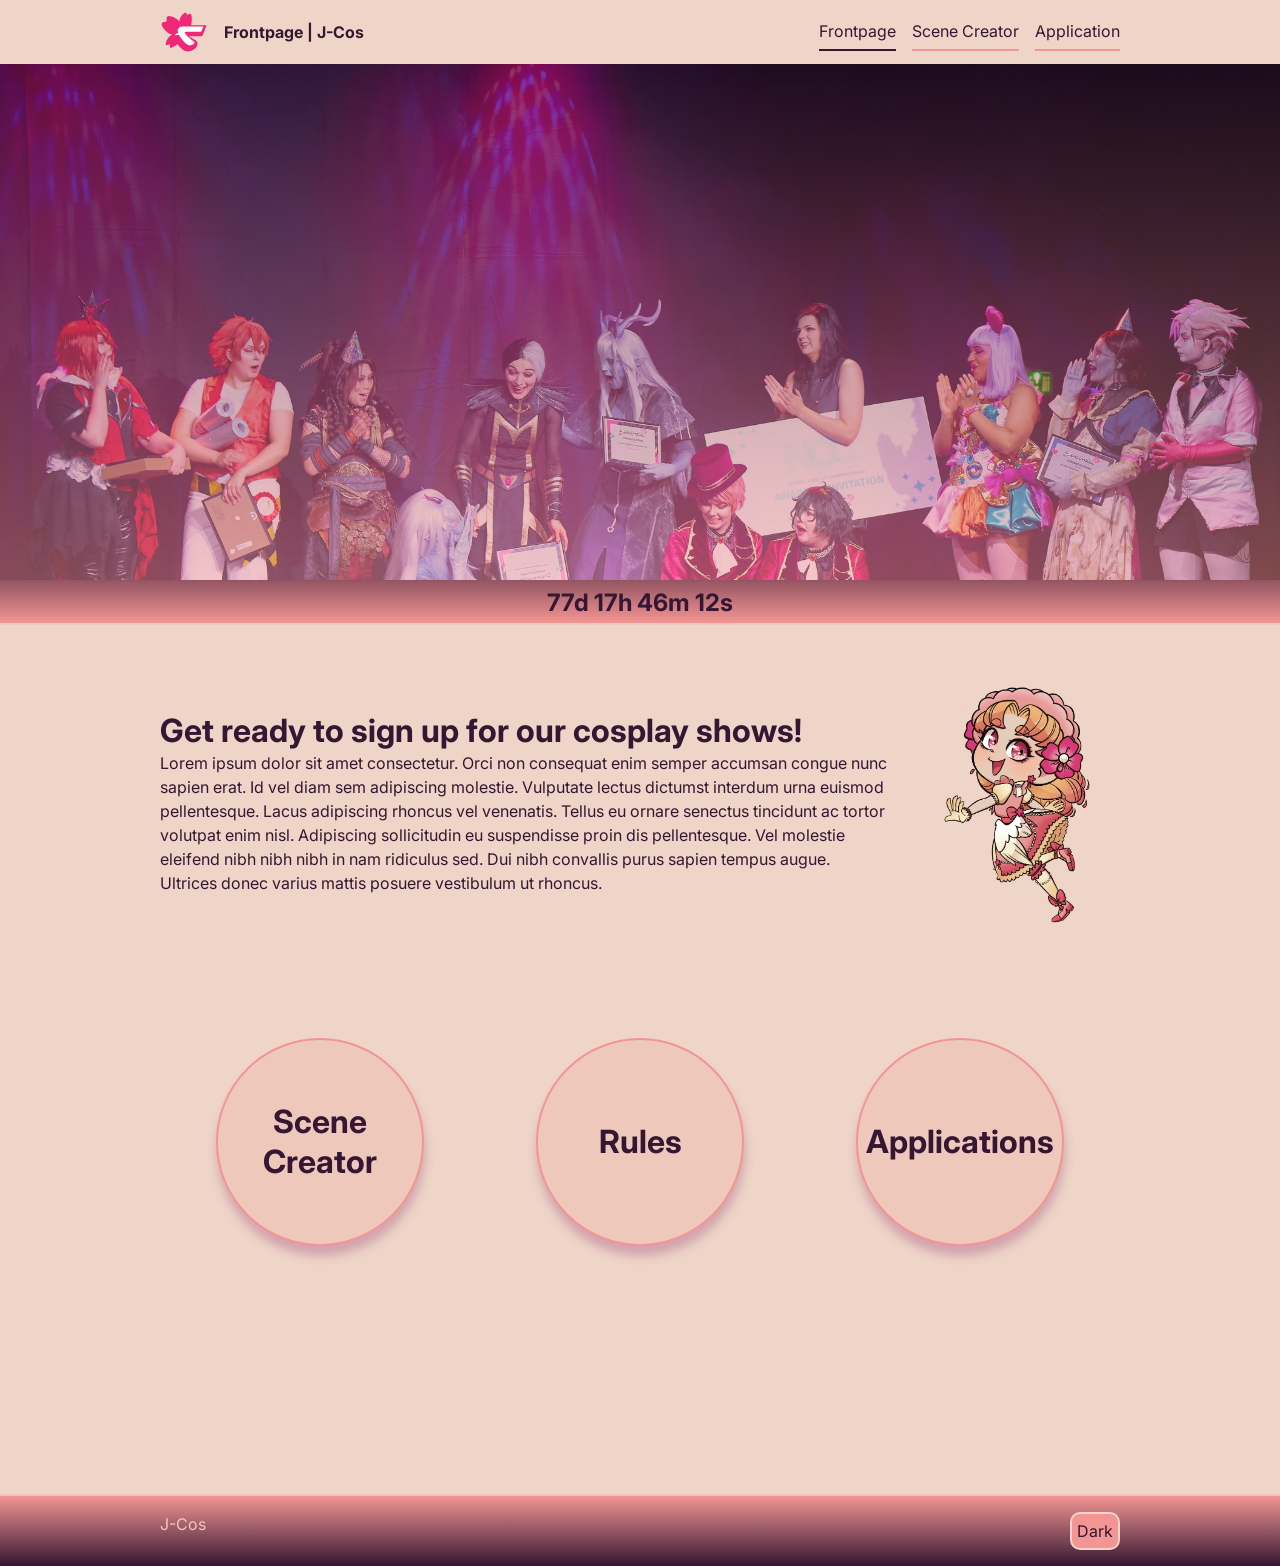
<file: index.html>
<!DOCTYPE html>
<html lang="da">

<head>
  <meta charset="UTF-8">
  <meta name="viewport" content="width=device-width, initial-scale=1.0">
  <title>Frontpage | J-Cos</title>
  <script> /*stopper forkert tema fra at blive kørt */
    (() => {
      try {
        const t = localStorage.getItem("theme");
        if (t) document.documentElement.dataset.theme = t;
      } catch { }
    })();
  </script>
  <link href='https://fonts.googleapis.com/css?family=Inter' rel='stylesheet'>
  <link rel="stylesheet" href="./starter.css">
  <link rel="stylesheet" href="./style.css">
</head>

<body>
  <header class="site-header">
    <div class="header-content">
      <div class="site-logo">
        <a href="./"><img src="img/logo.svg" alt=""></a>
        <span class="site-text">Frontpage | J-Cos</span>
      </div>
      <nav class="site-nav">
        <button type="button" class="menu-button" popovertarget="menu">Menu</button>
        <ul class="menu" id="menu" popover>
          <li><a href="./" aria-current="page">Frontpage</a></li>
          <li><a href="./svg.html">Scene Creator</a></li>
          <li><a href="./form.html">Application</a></li>
        </ul>
      </nav>
    </div>
  </header>

  <main>
    <section id="hero">
      <img class="hero-img" src="img/54378562359_dd538c9460_k.jpg" alt="">
    </section>
    <div class="countdown">
      <h2 id="countdown"></h2>
    </div>
    <section id="intro">
      <div>

        <h1> Get ready to sign up for our cosplay shows! </h1>
        <p>Lorem ipsum dolor sit amet consectetur. Orci non consequat enim semper accumsan congue nunc sapien erat. Id
          vel
          diam sem adipiscing molestie. Vulputate lectus dictumst interdum urna euismod pellentesque. Lacus adipiscing
          rhoncus vel venenatis. Tellus eu ornare senectus tincidunt ac tortor volutpat enim nisl. Adipiscing
          sollicitudin
          eu suspendisse proin dis pellentesque. Vel molestie eleifend nibh nibh nibh in nam ridiculus sed. Dui nibh
          convallis purus sapien tempus augue. Ultrices donec varius mattis posuere vestibulum ut rhoncus.</p>
      </div>
      <div>
        <img src="img/Untitled_Artwork (2).png" alt="">
      </div>
    </section>
    <section id="CTA">
      <div class="kort">
        <a href="svg.html">
          <h1>Scene Creator</h1>
        </a>
      </div>
      <div class="kort-hide">
        <a href="svg.html">
          <h1>Scene Creator</h1>
          <p>Prepare your plan for the stage!</p>
          <img src="img/Untitled_Artwork 2.png" alt="">
        </a>
      </div>

      <div class="regler">
        <a href="rules.html">
          <h1>Rules</h1>
        </a>
      </div>
      <div class="regler-hide">
        <a href="rules.html">
          <h1>Rules</h1>
          <p>Make sure to read the rules!</p>
          <img src="img/Untitled_Artwork 1.png" alt="">
        </a>
      </div>
      <div class="test">
        <a href="form.html">
          <h1>Applications</h1>
        </a>
      </div>
      <div class="test-hide">
        <a href="form.html">
          <h1>Applications</h1>
          <p>Apply for our shows here!</p>
          <img src="img/Untitled_Artwork 3.png" alt="">
        </a>
      </div>
    </section>

  </main>

  <footer class="site-footer">
    <div class="footer-content">
      <p>J-Cos</p>
      <button type="button" id="theme-toggle" aria-pressed="false" aria-label="Switch Themes">Dark</button>
    </div>
  </footer>
  <script src="./script.js"></script>
</body>

</html>
</file>
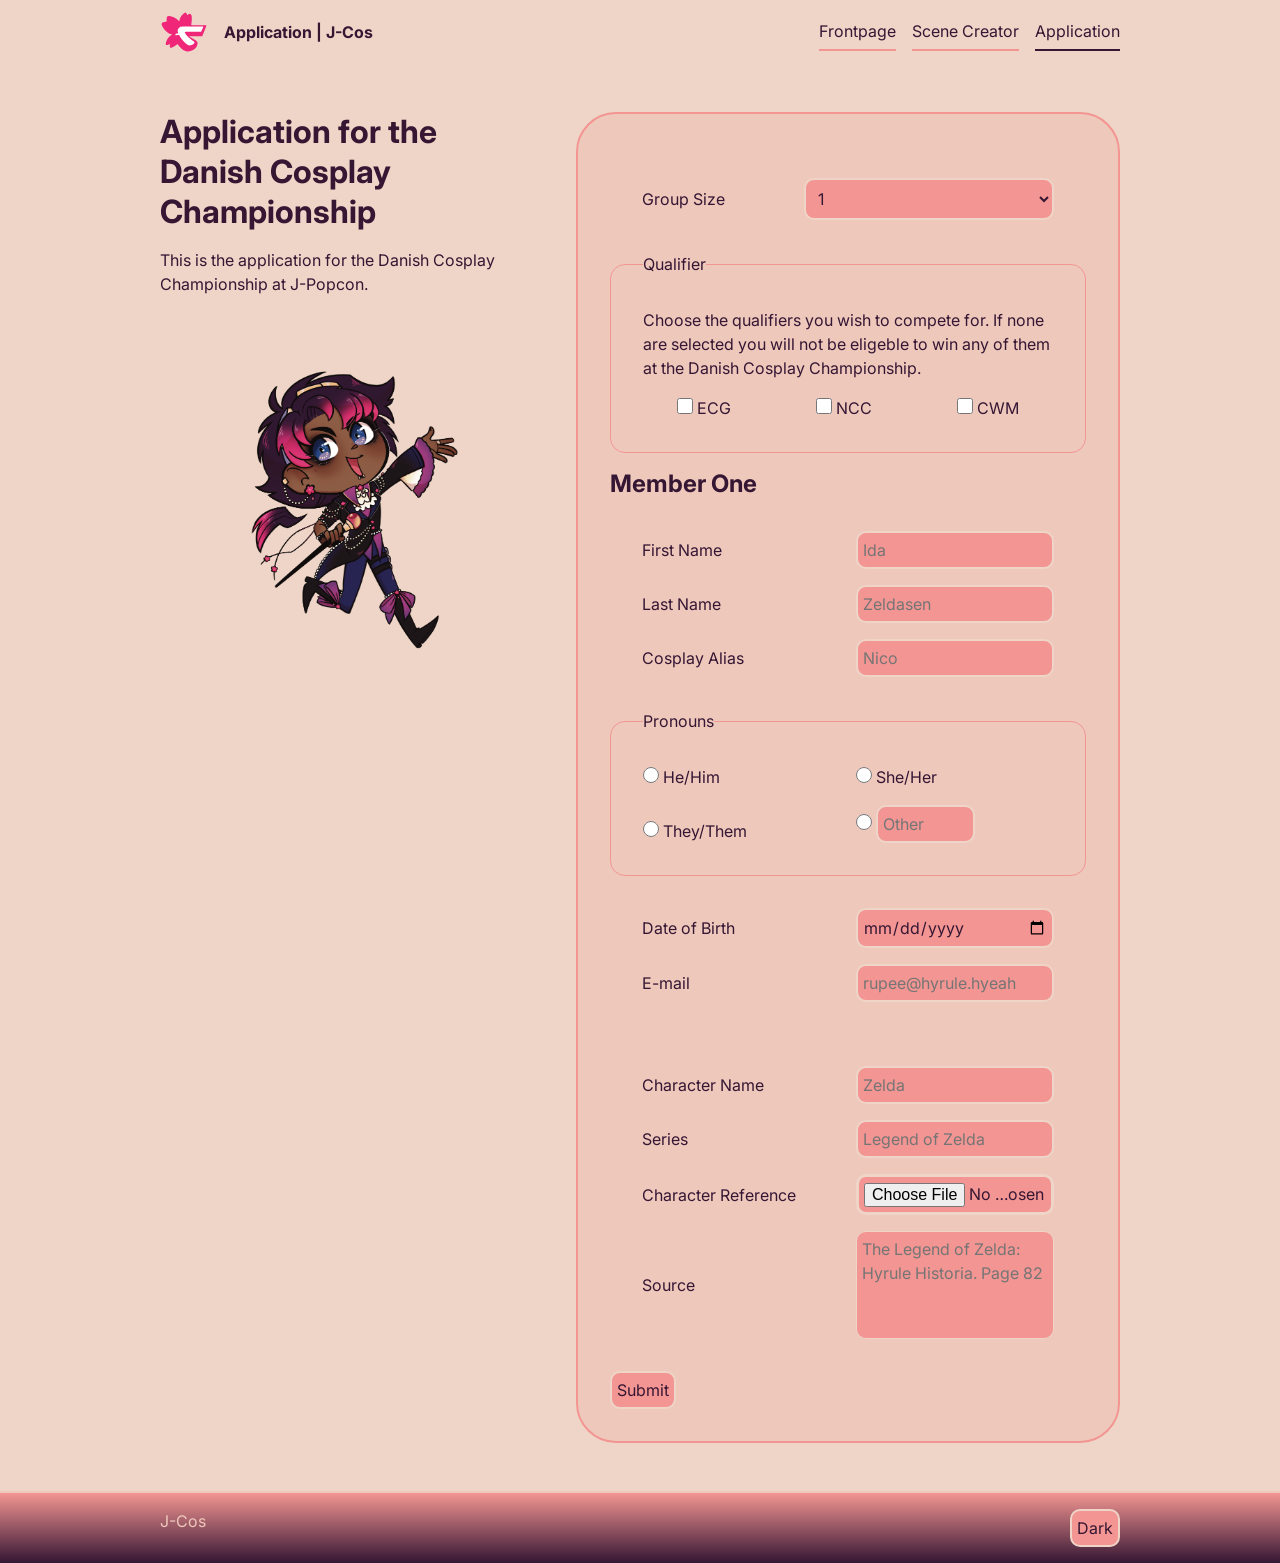
<file: form.html>
<!DOCTYPE html>
<html lang="da">

<head>
  <meta charset="UTF-8">
  <meta name="viewport" content="width=device-width, initial-scale=1.0">
  <title>Application |J-Cos</title>
  <script> /*stopper forkert tema fra at blive kørt */
    (() => {
      try {
        const t = localStorage.getItem("theme");
        if (t) document.documentElement.dataset.theme = t;
      } catch { }
    })();
  </script>
  <link href='https://fonts.googleapis.com/css?family=Inter' rel='stylesheet'>
  <link rel="stylesheet" href="./starter.css">
  <link rel="stylesheet" href="./style.css">
</head>

<body>
  <header class="site-header">
    <div class="header-content">
      <div class="site-logo">
        <a href="./"><img src="img/logo.svg" alt=""></a>
        <span class="site-text">Application | J-Cos</span>
      </div>
      <nav class="site-nav">
        <button type="button" class="menu-button" popovertarget="menu">Menu</button>
        <ul class="menu" id="menu" popover>
          <li><a href="./index.html">Frontpage</a></li>
          <li><a href="./svg.html">Scene Creator</a></li>
          <li><a href="./" aria-current="page">Application</a></li>
        </ul>
      </nav>
    </div>
  </header>

  <main>
    <section class="form-page">
      <header class="form-intro">
        <h1>Application for the Danish Cosplay Championship</h1>
        <p>This is the application for the Danish Cosplay Championship at J-Popcon. </p>
        <img src="img/Untitled_Artwork 3.png" alt="">

      </header>
      <section id="tilmelding">
        <form id="application-form" action="./opsamling.html" method="get">
          <div class="group-size">
            <label for="field-group-size">Group Size</label>
            <select id="field-group-size" name="group-size">
              <option value="">Choose your group size</option>
              <option value="1" selected>1</option>
              <option value="2">2</option>
              <option value="3">3</option>
              <option value="4">4</option>
            </select>
          </div>
          <div class="priority-group" data-name="qualifier">


            <fieldset class="qualifiers" id="qualifier">
              <legend>Qualifier</legend>
              <p>Choose the qualifiers you wish to compete for. If none are selected you will not be eligeble to win any
                of them at the Danish Cosplay Championship.</p>
              <label for="field-qualifier-1" data-min-size="1" data-max-size="4">
                <input type="checkbox" id="field-qualifier-1" name="qualifier" value="ecg">
                ECG
              </label>
              <label for="field-qualifier-2" data-min-size="1" data-max-size="1">
                <input type="checkbox" id="field-qualifier-2" name="qualifier" value="ncc">
                NCC
              </label>
              <label for="field-qualifier-3" data-min-size="1" data-max-size="1">
                <input type="checkbox" id="field-qualifier-3" name="qualifier" value="cwm">
                CWM
              </label>
              <label for="field-qualifier-4" data-min-size="2" data-max-size="4">
                <input type="checkbox" id="field-qualifier-4" name="qualifier" value="act">
                ACT
              </label>


              <label for="field-qualifier-5" data-min-size="2" data-max-size="2">
                <input type="checkbox" id="field-qualifier-5" name="qualifier" value="icl">
                ICL
              </label>
            </fieldset>
            <fieldset class="priority" hidden>
              <legend>Prioritize your choices</legend>

              <label class="priority-row">
                1st priority
                <select></select>
              </label>

              <label class="priority-row">
                2nd priority
                <select></select>
              </label>

              <label class="priority-row">
                3rd priority
                <select></select>
              </label>

              <label class="priority-row">
                4th priority
                <select></select>
              </label>
            </fieldset>
          </div>



          <div class="Cosplayer1" data-min-size="1" data-max-size="4">
            <h2>Member One</h2>
            <div class="names">
              <label for="field-firstName">First Name</label>
              <input type="text" id="field-firstName" name="firstName" placeholder="Ida">
              <label for="field-lastName">Last Name</label>
              <input type="text" id="field-lastName" name="lastName" placeholder="Zeldasen">
              <label for="field-cosName">Cosplay Alias</label>
              <input type="text" id="field-cosName" name="cosName" placeholder="Nico">
            </div>
            <div class="pronouns">
              <fieldset>
                <legend>Pronouns</legend>
                <label for="field-pronoun-He/Him">
                  <input type="radio" id="field-pronoun-He/Him" name="pronoun" value="He/Him">
                  He/Him
                </label>
                <label for="field-pronoun-She/Her">
                  <input type="radio" id="field-pronoun-She/Her" name="pronoun" value="She/Her">
                  She/Her
                </label>
                <label for="field-pronoun-They/Them">
                  <input type="radio" id="field-pronoun-They/Them" name="pronoun" value="They/Them">
                  They/Them
                </label>
                <label for="field-pronoun-other">
                  <input type="radio" id="field-pronoun-other" name="pronoun" value="other">
                  <input type="text" id="field-pronoun-other" name="pronounAlt" placeholder="Other">

                </label>
              </fieldset>
            </div>
            <div class="misc-info">

              <label for="field-bday">Date of Birth</label>
              <input type="date" id="field-bday" name="bday">
              <label for="field-mail">E-mail</label>
              <input type="email" id="field-mail" name="mail" placeholder="rupee@hyrule.hyeah">
            </div>

            <div class=character>
              <label for="field-characterName">Character Name</label>
              <input type="text" id="field-characterName" name="characterName" placeholder="Zelda">
              <label for="field-characterSeries">Series</label>
              <input type="text" id="field-characterSeries" name="characterSeries" placeholder="Legend of Zelda">
              <label for="characterArt"> Character Reference </label>
              <input type="file" id="characterArt" name="characterArt" accept="image/png, image/jpeg">
              <label for="field-characterSource">Source</label>
              <textarea id="field-characterSource" name="characterSource" rows="4" maxlength="250"
                placeholder="The Legend of Zelda: Hyrule Historia. Page 82 "></textarea>
            </div>
          </div>

          <div class="Cosplayer2" data-min-size="2" data-max-size="4">
            <h2>Member Two</h2>
            <div class="names">
              <label for="field-firstName2">First Name</label>
              <input type="text" id="field-firstName2" name="firstName2" placeholder="Ida">
              <label for="field-lastName2">Last Name</label>
              <input type="text" id="field-lastName2" name="lastName2" placeholder="Zeldasen">
              <label for="field-cosName2">Cosplay Alias</label>
              <input type="text" id="field-cosName2" name="cosName2" placeholder="Nico">
            </div>
            <div class="pronouns">
              <fieldset>
                <legend>Pronouns</legend>
                <label for="field-pronoun-he2">
                  <input type="radio" id="field-pronoun-he2" name="pronoun" value="He">
                  He/Him
                </label>
                <label for="field-pronoun-she2">
                  <input type="radio" id="field-pronoun-she2" name="pronoun" value="her">
                  She/Her
                </label>
                <label for="field-pronoun-them2">
                  <input type="radio" id="field-pronoun-them2" name="pronoun" value="they">
                  They/Them
                </label>
                <label for="field-pronoun-other2">
                  <input type="radio" id="field-pronoun-other2" name="pronoun" value="other">
                  <input type="text" id="field-pronoun-other2" name="pronoun" placeholder="Other">

                </label>
              </fieldset>
            </div>
            <div class="misc-info">

              <label for="field-bday2">Date of Birth</label>
              <input type="date" id="field-bday2" name="bday2">
              <label for="field-mail2">E-mail</label>
              <input type="email" id="field-mail2" name="mail2" placeholder="rupee@hyrule.hyeah">
            </div>

            <div class=character>
              <label for="field-characterName2">Character Name</label>
              <input type="text" id="field-characterName2" name="characterName2" placeholder="Zelda">
              <label for="field-characterSeries2">Series</label>
              <input type="text" id="field-characterSeries2" name="characterSeries2" placeholder="Legend of Zelda">
              <label for="characterArt2"> Character Reference </label>
              <input type="file" id="characterArt2" name="characterArt2" accept="image/png, image/jpeg">
              <label for="field-characterSource2">Source</label>
              <textarea id="field-characterSource2" name="characterSource2" rows="4" maxlength="250"
                placeholder="The Legend of Zelda: Hyrule Historia. Page 82 "></textarea>
            </div>
          </div>
          <div class="Cosplayer3" data-min-size="3" data-max-size="4">
            <h2>Member Three</h2>
            <div class="names">
              <label for="field-firstName3">First Name</label>
              <input type="text" id="field-firstName3" name="firstName3" placeholder="Ida">
              <label for="field-lastName3">Last Name</label>
              <input type="text" id="field-lastName3" name="lastName3" placeholder="Zeldasen">
              <label for="field-cosName3">Cosplay Alias</label>
              <input type="text" id="field-cosName3" name="cosName3" placeholder="Nico">
            </div>
            <div class="pronouns">
              <fieldset>
                <legend>Pronouns</legend>
                <label for="field-pronoun-he3">
                  <input type="radio" id="field-pronoun-he3" name="pronoun" value="He">
                  He/Him
                </label>
                <label for="field-pronoun-she3">
                  <input type="radio" id="field-pronoun-she3" name="pronoun" value="her">
                  She/Her
                </label>
                <label for="field-pronoun-them3">
                  <input type="radio" id="field-pronoun-them3" name="pronoun" value="they">
                  They/Them
                </label>
                <label for="field-pronoun-other3">
                  <input type="radio" id="field-pronoun-other3" name="pronoun" value="other">
                  <input type="text" id="field-pronoun-other3" name="pronoun" placeholder="Other">

                </label>
              </fieldset>
            </div>
            <div class="misc-info">

              <label for="field-bday3">Date of Birth</label>
              <input type="date" id="field-bday3" name="bday3">
              <label for="field-mail3">E-mail</label>
              <input type="email" id="field-mail3" name="mail3" placeholder="rupee@hyrule.hyeah">
            </div>
            <div class=character>
              <label for="field-characterName3">Character Name</label>
              <input type="text" id="field-characterName3" name="characterName3" placeholder="Zelda">
              <label for="field-characterSeries3">Series</label>
              <input type="text" id="field-characterSeries3" name="characterSeries3" placeholder="Legend of Zelda">
              <label for="characterArt3"> Character Reference </label>
              <input type="file" id="characterArt3" name="characterArt3" accept="image/png, image/jpeg">
              <label for="field-characterSource3">Source</label>
              <textarea id="field-characterSource3" name="characterSource3" rows="4" maxlength="250"
                placeholder="The Legend of Zelda: Hyrule Historia. Page 82 "></textarea>
            </div>
          </div>
          <div class="Cosplayer4" data-min-size="4" data-max-size="4">
            <h2>Member Four</h2>
            <div class="names">
              <label for="field-firstName4">First Name</label>
              <input type="text" id="field-firstName4" name="firstName4" placeholder="Ida">
              <label for="field-lastName4">Last Name</label>
              <input type="text" id="field-lastName4" name="lastName4" placeholder="Zeldasen">
              <label for="field-cosName4">Cosplay Alias</label>
              <input type="text" id="field-cosName4" name="cosName4" placeholder="Nico">
            </div>
            <div class="pronouns">
              <fieldset>
                <legend>Pronouns</legend>
                <label for="field-pronoun-he4">
                  <input type="radio" id="field-pronoun-he4" name="pronoun" value="He">
                  He/Him
                </label>
                <label for="field-pronoun-she4">
                  <input type="radio" id="field-pronoun-she4" name="pronoun" value="her">
                  She/Her
                </label>
                <label for="field-pronoun-them4">
                  <input type="radio" id="field-pronoun-them4" name="pronoun" value="they">
                  They/Them
                </label>
                <label for="field-pronoun-other4">
                  <input type="radio" id="field-pronoun-other4" name="pronoun" value="other">
                  <input type="text" id="field-pronoun-other4" name="pronoun" placeholder="Other">

                </label>
              </fieldset>
            </div>
            <div class="misc-info">

              <label for="field-bday4">Date of Birth</label>
              <input type="date" id="field-bday4" name="bday4">
              <label for="field-mail4">E-mail</label>
              <input type="email" id="field-mail4" name="mail4" placeholder="rupee@hyrule.hyeah">
            </div>

            <div class=character>
              <label for="field-characterName4">Character Name</label>
              <input type="text" id="field-characterName4" name="characterName4" placeholder="Zelda">
              <label for="field-characterSeries4">Series</label>
              <input type="text" id="field-characterSeries4" name="characterSeries4" placeholder="Legend of Zelda">
              <label for="characterArt4"> Character Reference </label>
              <input type="file" id="characterArt4" name="characterArt4" accept="image/png, image/jpeg">
              <label for="field-characterSource4">Source</label>
              <textarea id="field-characterSource4" name="characterSource4" rows="4" maxlength="250"
                placeholder="The Legend of Zelda: Hyrule Historia. Page 82 "></textarea>
            </div>
          </div>
          <button type="submit">Submit</button>
        </form>

      </section>
    </section>

  </main>

  <footer class="site-footer">
    <div class="footer-content">
      <p>J-Cos</p>
      <button type="button" id="theme-toggle" aria-pressed="false" aria-label="Switch Themes">Dark</button>
    </div>
  </footer>
  <script src="./script.js"></script>
</body>

</html>
</file>
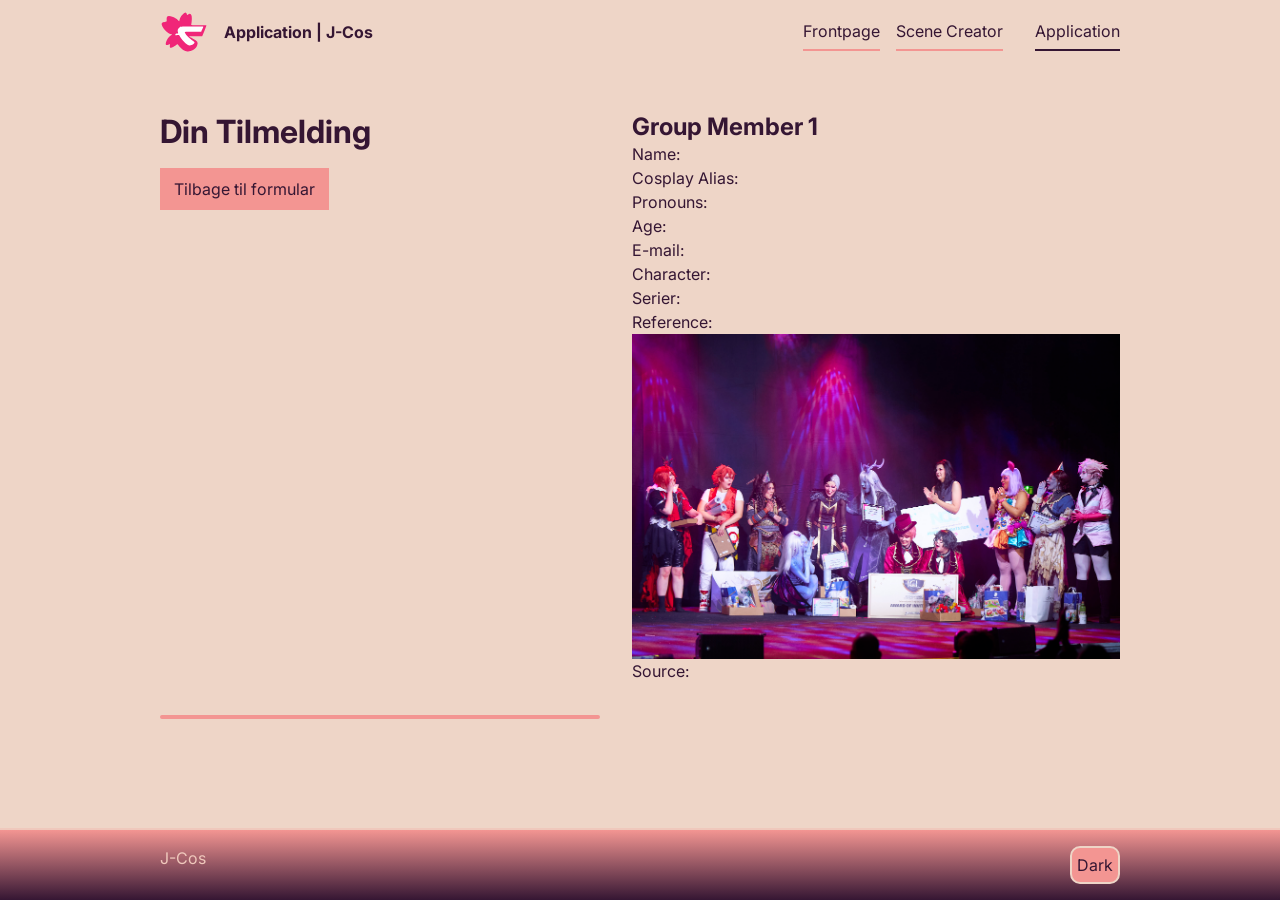
<file: opsamling.html>
<!DOCTYPE html>
<html lang="da">

<head>
  <meta charset="UTF-8">
  <meta name="viewport" content="width=device-width, initial-scale=1.0">
  <title>Opsamling | J-Cosplay</title>
  <script> /*stopper forkert tema fra at blive kørt */
    (() => {
      try {
        const t = localStorage.getItem("theme");
        if (t) document.documentElement.dataset.theme = t;
      } catch { }
    })();
  </script>
  <link href='https://fonts.googleapis.com/css?family=Inter' rel='stylesheet'>
  <link rel="stylesheet" href="./starter.css">
  <link rel="stylesheet" href="./style.css">
  <link rel="apple-touch-icon" sizes="180x180" href="/apple-touch-icon.png">
  <link rel="icon" type="image/png" sizes="32x32" href="/favicon-32x32.png">
  <link rel="icon" type="image/png" sizes="16x16" href="/favicon-16x16.png">
  <link rel="manifest" href="/site.webmanifest">
</head>

<body>
  <header class="site-header">
    <div class="header-content">
      <div class="site-logo">
        <a href="./"><img src="img/logo.svg" alt=""></a>
        <span class="site-text">Application | J-Cos</span>
      </div>
      <nav class="site-nav">
        <button type="button" class="menu-button" popovertarget="menu">Menu</button>
        <ul class="menu" id="menu" popover>
          <li><a href="./index.html">Frontpage</a></li>
          <li><a href="./svg.html">Scene Creator</a></li>
          <li>
          <li><a href="./" aria-current="page">Application</a>
          </li>
        </ul>
      </nav>
    </div>

  </header>

  <main>
    <section class="opsamling-page">
      <div class="opsamling-intro">
        <h1>Din Tilmelding</h1>
        <div class="actions">
          <a class="button" href="./form.html">Tilbage til formular</a>
        </div>
      </div>
      <section class="event-pass">
        <section class="data">
          <div class="personal-info-member-1">
            <h2>Group Member 1</h2>
            <p>Name: <span id="member-name-1"></span></p>
            <p>Cosplay Alias: <span id="member-alias-1"></span></p>
            <p>Pronouns: <span id="member-pron-1"></span></p>
            <p>Age: <span id="member-age-1"></span></p>
            <p>E-mail: <span id="member-mail-1"></span></p>
          </div>
          <div class="character-info-member-1">
            <p>Character: <span id="member-character-1"></span></p>
            <p>Serier: <span id="member-series-1"></span></p>
            <p>Reference:</p><img src="img/54378562359_dd538c9460_k.jpg" id="characterArt"
              alt="Member One character reference">
            <p>Source:<span id="member-source-1"></span></p>
          </div>

        </section>
      </section>

      <article class="opsamling-placeholder"></article>
    </section>
  </main>

  <footer class="site-footer">
    <div class="footer-content">
      <p>J-Cos</p>
      <button type="button" id="theme-toggle" aria-pressed="false" aria-label="Switch Themes">Dark</button>
    </div>
  </footer>
  <script src="./script.js"></script>
</body>

</html>
</file>
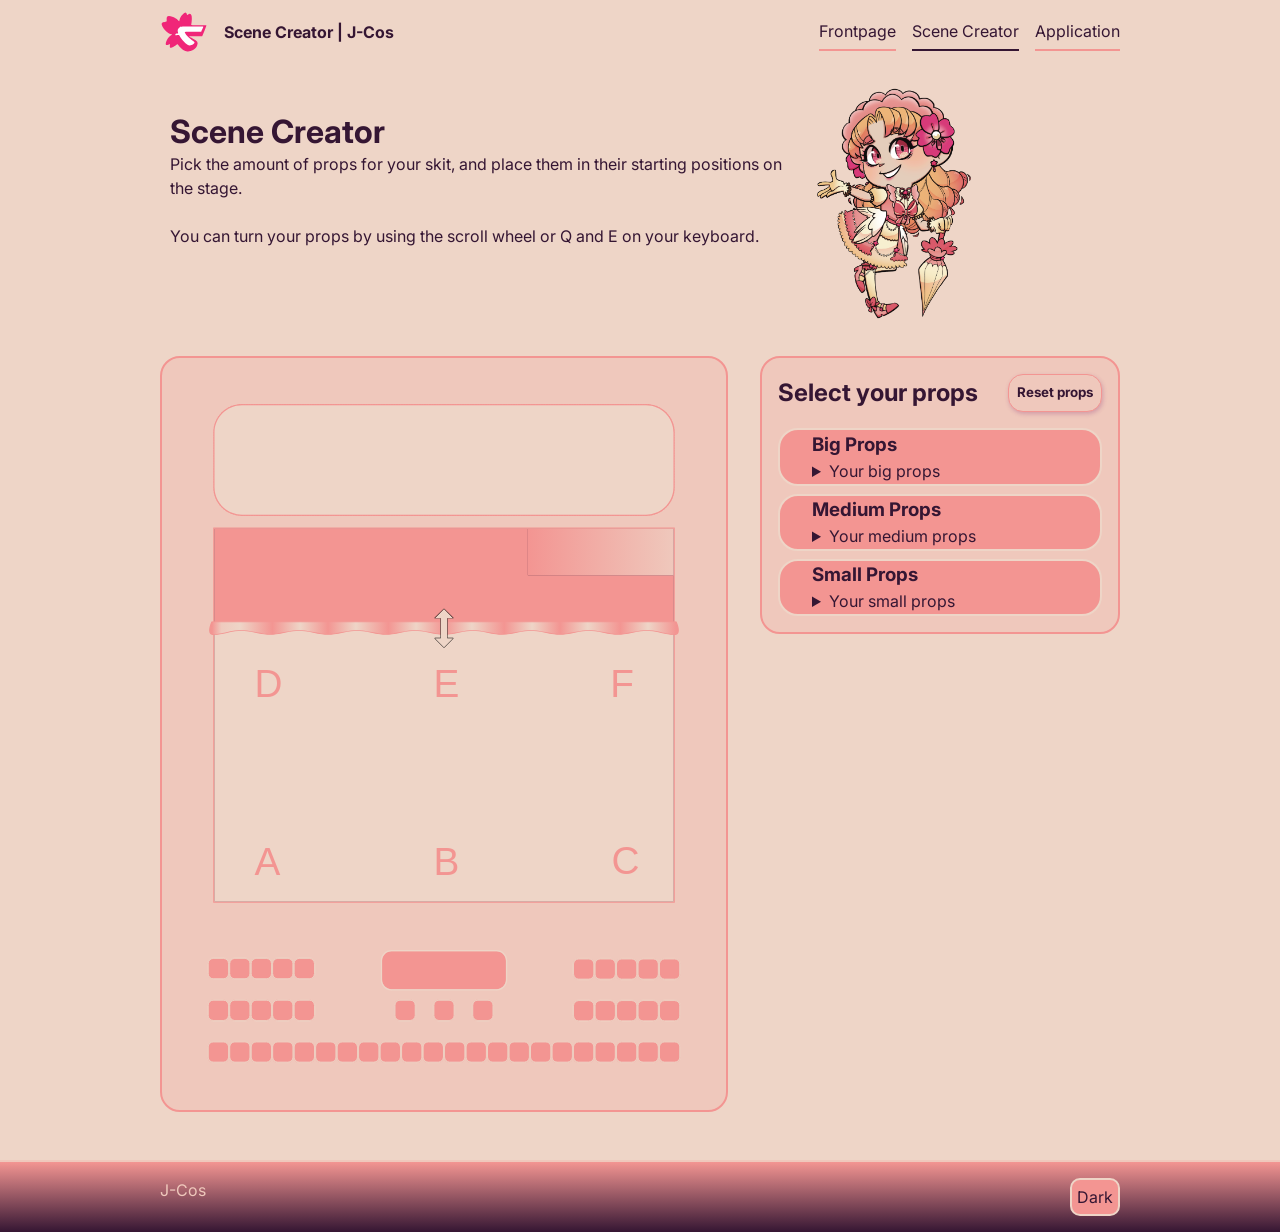
<file: svg.html>
<!DOCTYPE html>
<html lang="da">

<head>
  <meta charset="UTF-8">
  <meta name="viewport" content="width=device-width, initial-scale=1.0">
  <title>Scene Creator | J-Cos</title>
  <script> /*stopper forkert tema fra at blive kørt */
    (() => {
      try {
        const t = localStorage.getItem("theme");
        if (t) document.documentElement.dataset.theme = t;
      } catch { }
    })();
  </script>
  <link href='https://fonts.googleapis.com/css?family=Inter' rel='stylesheet'>
  <link rel="stylesheet" href="./starter.css">
  <link rel="stylesheet" href="./style.css">
</head>

<body>
  <header class="site-header">
    <div class="header-content">
      <div class="site-logo">
        <a href="./"><img src="img/logo.svg" alt=""></a>
        <span class="site-text">Scene Creator | J-Cos</span>
      </div>
      <nav class="site-nav">
        <button type="button" class="menu-button" popovertarget="menu">Menu</button>
        <ul class="menu" id="menu" popover>
          <li><a href="./index.html">Frontpage</a></li>
          <li><a href=" ./" aria-current="page">Scene Creator</a></li>
          <li><a href="./form.html">Application</a></li>
        </ul>
      </nav>
    </div>
  </header>

  <main>
    <section class="svg-page">
      <header class="svg-intro">
        <div>

          <h1>Scene Creator</h1>
          <p>Pick the amount of props for your skit, and place them in their starting positions on the stage. <br> <br>
            You
            can
            turn
            your props by using the scroll wheel or Q and E on your keyboard.</p>
        </div>
        <div>
          <img src="img/Untitled_Artwork 1.png" alt="">
        </div>
      </header>

      <section class="svg-layout">
        <div class="svg-placeholder">

          <svg class="svg-scene" viewBox="0 0 3000 4000">
            <use class="scene" href="img/sceneplan.svg#base"></use>
            <g transform="translate(0 200.8932)">

              <use class="cat" href="img/sceneplan.svg#cat"></use>
              <use class="cog" href="img/sceneplan.svg#cog"></use>
              <use class="flowe" href="img/sceneplan.svg#flowe"></use>
              <use class="flowe1" href="img/sceneplan.svg#flowe1"></use>
              <use class="star" href="img/sceneplan.svg#star"></use>
              <use class="star1" href="img/sceneplan.svg#star1"></use>
              <use class="heart" href="img/sceneplan.svg#heart"></use>
              <use class="heart1" href="img/sceneplan.svg#heart1"></use>
              <use class="circle" href="img/sceneplan.svg#circle"></use>
              <use class="circle1" href="img/sceneplan.svg#circle1"></use>
              <use class="rounded" href="img/sceneplan.svg#rounded"></use>
              <use class="rounded2" href="img/sceneplan.svg#rounded2"></use>
              <use class="rectangle" href="img/sceneplan.svg#rectangle"></use>
              <use class="rectangle2" href="img/sceneplan.svg#rectangle2"></use>
              <use class="arrow" href="img/sceneplan.svg#arrow"></use>
              <use class="j-popvag" href="img/sceneplan.svg#j-popvag"></use>
            </g>
          </svg>
        </div>

        <article class="panel">
          <div class="panel-header">
            <h2>Select your props</h2>
            <button type="button" id="reset-props">Reset props</button>
          </div>
          <div class="accordion">
            <!-- TODO: Lav om til details/summary -->
            <div class="accordion-item">
              <h3>Big Props</h3>
              <details>
                <summary>Your big props</summary>
                <fieldset>
                  <legend class="visually-hidden">Your big props</legend>
                  <label for="large-0">
                    <input type="radio" id="large-0" name="large-props" value="0"> 0
                  </label>
                  <label for="large-1">
                    <input type="radio" id="large-1" name="large-props" value="1"> 1
                  </label>
                  <label for="large-2">
                    <input type="radio" id="large-2" name="large-props" value="2"> 2
                  </label>
                </fieldset>
              </details>
            </div>
            <div class="accordion-item">
              <h3>Medium Props</h3>
              <details>
                <summary>Your medium props</summary>
                <fieldset>
                  <legend class="visually-hidden">Your medium props</legend>
                  <label for="medium-0">
                    <input type="radio" id="medium-0" name="medium-props" value="0"> 0
                  </label>
                  <label for="medium-1">
                    <input type="radio" id="medium-1" name="medium-props" value="1"> 1
                  </label>
                  <label for="medium-2">
                    <input type="radio" id="medium-2" name="medium-props" value="2"> 2
                  </label>
                  <label for="medium-3">
                    <input type="radio" id="medium-3" name="medium-props" value="3"> 3
                  </label>
                  <label for="medium-4">
                    <input type="radio" id="medium-4" name="medium-props" value="4"> 4
                  </label>
                </fieldset>
              </details>
            </div>

            <div class="accordion-item">
              <h3>Small Props</h3>
              <details>
                <summary>Your small props</summary>
                <fieldset>
                  <legend class="visually-hidden">Your small props</legend>
                  <label for="small-0">
                    <input type="radio" id="small-0" name="small-props" value="0"> 0
                  </label>
                  <label for="small-1">
                    <input type="radio" id="small-1" name="small-props" value="1"> 1
                  </label>
                  <label for="small-2">
                    <input type="radio" id="small-2" name="small-props" value="2"> 2
                  </label>
                  <label for="small-3">
                    <input type="radio" id="small-3" name="small-props" value="3"> 3
                  </label>
                  <label for="small-4">
                    <input type="radio" id="small-4" name="small-props" value="4"> 4
                  </label>
                  <label for="small-5">
                    <input type="radio" id="small-5" name="small-props" value="5"> 5
                  </label>
                  <label for="small-6">
                    <input type="radio" id="small-6" name="small-props" value="6"> 6
                  </label>
                  <label for="small-7">
                    <input type="radio" id="small-7" name="small-props" value="7"> 7
                  </label>
                  <label for="small-8">
                    <input type="radio" id="small-8" name="small-props" value="8"> 8
                  </label>
                </fieldset>
              </details>

            </div>
          </div>
        </article>
      </section>
    </section>
  </main>

  <footer class="site-footer">
    <div class="footer-content">
      <p>J-Cos</p>
      <button type="button" id="theme-toggle" aria-pressed="false" aria-label="Switch Themes">Dark</button>
    </div>
  </footer>
  <script src="./script.js"></script>
</body>

</html>
</file>
<file: starter.css>
*,
::before,
::after {
  box-sizing: border-box;
  margin: 0;
  padding: 0;
}

html {
  interpolate-size: allow-keywords;
  font-family: inter;
  line-height: 1.5;
  -webkit-font-smoothing: antialiased;
}

h1,
h2 {
  line-height: 1.25;
}

p,
li {
  text-wrap: pretty;
}

img,
svg {
  display: block;
  width: 100%;
  height: auto;
}

label {
  display: block;
}

input,
button,
textarea,
select {
  font: inherit;
  color: var(--color-text);
  background-color: var(--color-surface);
  border-color: var(--color-page);
  border-radius: 10px;
  border-style: solid;
  font-size: max(1em, 16px);
  padding: 5px;
  margin: 0;
  min-width: 1rem;
}

input:where([type="checkbox"], [type="radio"]) {
  width: 1em;
  height: 1em;
}

textarea {
  resize: none;
  min-height: 4lh;
}

legend {
  padding: 0;
}

select,
::picker(select) {
  appearance: base-select;
}

[popover] {
  margin: revert;
}

dialog {
  overscroll-behavior: none;

  &::backdrop {
    overflow: hidden;
    overscroll-behavior: contain;
  }
}

.visually-hidden {
  position: absolute;
  width: 1px;
  height: 1px;
  overflow: hidden;
  white-space: nowrap;
  clip-path: inset(100%);
}
</file>
<file: style.css>
/* Variabler */
html {
  color-scheme: light;
  --color-page: light-dark(#eed5c7, #351633);
  --color-surface: light-dark(#f39592, #973b7b);
  --color-text: light-dark(#351633, #eed5c7);
  --color-muted: light-dark(#efc8bc, #753774);
  --color-border: light-dark(#f39592, #973b7b);
  --box-shadow: light-dark(#973b7b50, #f3959250);

  --color-ombre: linear-gradient(
    180deg,
    light-dark(#351633, #f39592) 0%,
    light-dark(#f39592, #351633) 100%
  );
  --color-ombre-rev: linear-gradient(
    180deg,
    light-dark(#f39592, #351633) 0%,
    light-dark(#351633, #f39592) 100%
  );
  --space-05: 0.5rem;
  --space-1: 1rem;
  --space-2: 2rem;
  --space-3: 3rem;
  --size: 13rem;
  --gap: var(--space-2);
  background: var(--color-page);
  color: var(--color-text);
  font-family: inter;
  h1 {
    font-size: 2rem;
  }

  p {
    font-size: 1rem;
  }
}

html[data-theme="light"] {
  color-scheme: light;
}
html[data-theme="dark"] {
  color-scheme: dark;
}

/* Globalt layout */
body {
  margin: 0;
  min-height: 100svh;
  display: grid;
  grid-template-rows: auto 1fr auto;
  grid-template-columns: minmax(1rlh, 1fr) minmax(0, 60rem) minmax(1rlh, 1fr);
}

h1,
h2,
h3,
p {
  margin: 0;
}

main {
  display: grid;
  grid-template-columns: inherit;
  grid-column: 1 / -1;
  align-content: start;
}

main > * {
  grid-column: 2;
  padding-block: var(--space-3);
}

#hero {
  grid-column: 1 / -1;
  padding: 0;
  width: 100%;
  height: 516px;
  background: var(--color-ombre);
  z-index: 1;
  overflow: clip;

  img {
    display: block;
    width: 100%;
    height: 130%; /*højere end boxen, så der er plads til at scrolle*/
    object-fit: cover;
    opacity: 0.5;
    animation: hero-parallax linear both; /*bruger keyframe animationen*/
    animation-timeline: scroll(root); /*animationen reagere på scroll*/
    animation-range: 0px 516px;
  }
}
.countdown {
  grid-column: 1 / -1;
  display: grid;
  align-content: center;
  text-align: center;
  margin-top: -2.6rem;
  padding-top: 50px;
  padding-bottom: 5px;
  width: 100%;
  background: var(--color-ombre);
  border-bottom: 2px solid var(--color-muted);
}

#intro {
  display: grid;
  gap: var(--space-2);
  align-items: center;

  @media (width > 600px) {
    grid-template-columns: 1fr auto;
  }

  img {
    display: block;
    max-width: 200px;
    width: 100%;
  }
  @media screen and (max-width: 600px) {
    img {
      display: none;
    }
  }
}

#CTA {
  display: flex;
  flex-wrap: wrap;
  justify-content: space-around;
  margin-top: 10px;
  margin-bottom: 200px;

  .kort,
  .regler,
  .test {
    position: relative;
    border: 2px solid var(--color-surface);
  }

  div {
    width: var(--size);
    aspect-ratio: 1;
    border-radius: 50%;
    background-color: var(--color-muted);
    box-shadow: 1px 10px 10px #973b7b50;

    display: grid;
    place-content: center;
    text-align: center;
  }

  a {
    color: inherit;
    text-decoration: none;
  }
  /* :is pseudo-class that adds same style to all elements*/
  > :is(.kort, .regler, .test) {
    position: relative;
  }

  :is(.kort, .regler, .test) a::after {
    content: "";
    position: absolute;
    inset: 0;
    border-radius: 50%;
  }
  .kort {
    anchor-name: --kort;
  }
  .regler {
    anchor-name: --regler;
  }
  .test {
    anchor-name: --test;
  }
  :is(.kort-hide, .regler-hide, .test-hide) {
    display: none;
    position: absolute;
    aspect-ratio: auto;
    width: calc(var(--size) * 2.38 + var(--gap));
    height: var(--size);
    border-radius: 9999px;
    border: 2px solid var(--color-surface);
    overflow: hidden;
    z-index: 1; /* lays elements on top. The smaller the numer, the higherthey lay, like layers in psd */
    color: var(--color-text);
    background-color: var(--color-muted);

    a {
      position: relative;
      display: block;
      width: 100%;
      height: 100%;
    }

    h1 {
      position: absolute;
      top: 0;
      width: var(--size);
      height: 100%;
      display: grid;
      place-content: center;
      z-index: 1;
    }

    p {
      position: absolute;
      top: 0;
      left: var(--size);
      width: calc(100% - var(--size) * 2);
      height: 100%;
      display: grid;
      place-content: center;
      text-align: center;
      z-index: 1;
    }

    img {
      position: absolute;
      top: 0;
      width: var(--size);
      height: 100%;
      object-fit: cover;
    }
  }

  .kort-hide {
    position-anchor: --kort;
    top: anchor(top); /* anchors to top, and grows right */
    left: anchor(left);

    h1 {
      left: 0;
    }
    img {
      right: 0;
    }
  }

  .regler-hide {
    position-anchor: --regler;
    top: anchor(top);
    left: anchor(left);

    h1 {
      left: 0;
    }
    img {
      right: 0;
    }
  }

  .test-hide {
    position-anchor: --test;
    top: anchor(top);
    right: anchor(right); /*grows left*/

    h1 {
      right: 0;
    }
    img {
      left: 0;
    }
  }

  @media (width > 1000px) and (hover: hover) {
    :is(.kort, .regler, .test):hover + div,
    :is(.kort-hide, .regler-hide, .test-hide):hover {
      display: block;
    }
  }
  @media (width <= 1000px) {
    & > :is(.kort-hide, .regler-hide, .test-hide) {
      width: var(--size);
      height: var(--size);
      aspect-ratio: 1;
      border-radius: 50%;
      overflow: hidden;
      h1 {
        left: 0;
        right: auto;
        width: 100%;
        z-index: 1;
      }

      img {
        left: 0;
        right: auto;
        width: 100%;
        opacity: 0.5;
      }
      p {
        display: none;
      }
    }
    :is(.kort, .regler, .test):hover + div,
    :is(.kort-hide, .regler-hide, .test-hide):hover {
      display: block;
    }
    .kort-hide img {
      width: 100%;
      height: 100%;
      left: 35%;
      top: 25%;
      transform: rotate(20deg);
      object-fit: contain;
    }

    .regler-hide img {
      width: 100%;
      height: 100%;
      left: 40%;
      top: 5%;
      transform: rotate(-20deg);
      object-fit: contain;
    }

    .test-hide img {
      width: 100%;
      height: 100%;
      left: -30%;
      top: 40%;
      object-fit: contain;
    }
  }
}

.svg-page {
  display: grid;
  gap: var(--space-2);
}

.svg-intro {
  display: grid;
  grid-template-columns: 2fr 1fr;
  gap: var(--space-1);

  p,
  h1 {
    color: var(--color-text);
    gap: var(--space-1);
    padding-left: 10px;
  }
  img {
    max-width: 60%;
    margin-top: -2rem;
  }
}

.svg-layout {
  display: grid;
  gap: var(--space-2);
  align-items: start;

  .panel {
    min-width: 0;
    grid-template-columns: minmax(
      0,
      1fr
    ); /* the panel's own column can't grow */
  }

  .panel-header {
    display: flex;
    justify-content: space-between;
    align-items: center;
    gap: var(--space-1);
    flex-wrap: wrap;
  }

  .accordion {
    grid-template-columns: minmax(0, 1fr);
    min-width: 0;
  }

  .accordion-item {
    min-width: 0;
    border-radius: 20px;
    padding: 0.5px 1rem 0.5px 2rem;
    border: 2px solid var(--color-page);
    background: var(--color-surface);

    fieldset {
      display: flex;
      flex-wrap: nowrap;
      align-items: flex-end;
      gap: 0.5rem 1rem;
      min-width: 0;
      padding: 0;
      margin-bottom: 1rem;
      border: none;
    }
    legend {
      margin-bottom: 1rem;
    }

    fieldset label {
      flex: 1 1 auto;
      min-width: 0;
      padding: 0.25rem 0.5rem;
      display: flex;
      flex-direction: column-reverse;
      align-items: center;
      line-height: 1.2;
    }

    input {
      padding: 1rem;
    }
  }
  #reset-props {
    justify-self: auto;
    align-self: auto;
    margin: 0;
    padding: 0.5rem;
    border: 1px solid var(--color-border);
    border-radius: 15px;
    background: var(--color-muted);
    color: var(--color-text);
    font-weight: 700;
    font-size: smaller;
    cursor: pointer;
    box-shadow: 1px 2px 4px var(--box-shadow);
    transition:
      transform 0.15s,
      box-shadow 0.15s;
  }

  @media (width > 800px) {
    grid-template-columns: 1fr min(40%, 36ch);
  }
}

.svg-scene use:not(.scene) {
  cursor: grab;
  touch-action: none; /* touch trækker og scroller ikke */
}

.svg-scene use.dragging {
  cursor: grabbing;
}

.form-page {
  display: grid;
  gap: var(--space-2);
  @media (width > 1000px) {
    grid-template-columns: min(40%, 50ch) 1fr;
  }
  h2 {
    padding-top: 1rem;
  }
}

.form-intro {
  display: grid;
  gap: var(--space-1);
  align-content: start;
  max-width: 60ch;
  @media (width <= 1000px) {
    display: none;
  }
  img {
    max-width: 60%;
    padding-top: 3rem;
    justify-self: center;
  }
}

.form-intro p {
  color: var(--color-text);
}

#tilmelding {
  background: var(--color-muted);
  padding: var(--space-2);
  border: 2px solid var(--color-border);
  border-radius: 40px;

  #qualifier {
    display: flex;
    align-items: center;
    flex-wrap: wrap;
    justify-content: space-around;
    gap: 1rem;
    padding: var(--space-2);
  }

  .priority {
    display: grid;
    grid-template-columns: 1fr;
    gap: 1rem;
    padding: var(--space-2);
  }

  .priority-row {
    display: flex;
    justify-content: space-between;
    align-items: center;
    flex-wrap: wrap;
    gap: 0.5rem 1rem;
  }

  .names,
  .group-size,
  .character,
  .misc-info {
    display: grid;
    grid-template-columns: 1fr 1fr;
    align-items: center;

    justify-content: space-between;
    gap: 1rem;
    padding: var(--space-2);
    input:not([type="radio"], [type="checkbox"]),
    textarea {
      width: 100%;
    }
  }
}

.pronouns fieldset {
  display: grid;
  grid-template-columns: 1fr 1fr;
  gap: 1rem;
  padding: var(--space-2);
  input[type="text"] {
    width: 50%;
  }
}

select {
  appearance: base-select;
  width: 250px;
  border-width: 2px;
  border-radius: 10px;
  padding: 8px;
}
::picker(select) {
  width: 250px;
  border-radius: 10px;
  padding: 1rem;
}
option:hover {
  background: var(--color-surface);
}

.opsamling-page {
  display: grid;
  gap: var(--space-2);
  align-items: start;

  @media (width > 800px) {
    grid-template-columns: minmax(0, 44ch) minmax(20rem, 1fr);
  }
}

#member-reference {
  width: 150px;
  height: 150px;
  object-fit: cover;
  border-radius: 50%;
}

.opsamling-intro {
  display: grid;
  gap: var(--space-1);
  max-width: 60ch;
}

.opsamling-intro p {
  color: var(--color-muted);
}

.error-page {
  display: grid;
  gap: var(--space-1);
  max-width: 60ch;

  p {
    color: var(--color-text);
  }

  .button {
    border-radius: 10px;
  }
}

/* Header og footer */
.site-header {
  grid-column: 1 / -1;

  display: grid;
  grid-template-columns: inherit;
  background: var(--color-page);
}
.site-footer {
  grid-column: 1 / -1;

  display: grid;
  grid-template-columns: inherit;
  background: var(--color-ombre-rev);
  border-top: 2px solid var(--color-muted);
}

.header-content,
.footer-content {
  grid-column: 2;
}

.header-content {
  min-height: 4rem;
  max-height: 4rem;
  display: flex;
  justify-content: space-between;
  align-items: center;
  gap: var(--space-1);
}

.site-logo {
  display: flex;
  justify-content: space-around;
  align-items: center;
  gap: 1rem;
  white-space: nowrap;
  color: inherit;
  font-weight: 700;
  text-decoration: none;

  img {
    height: 3rem;
  }
  .site-text {
    @media (width <= 600px) {
      display: none;
    }
  }
}

.footer-content {
  padding-block: var(--space-1);
  display: flex;
  flex-wrap: wrap;
  justify-content: space-between;
  gap: var(--space-1);
  color: var(--color-muted);
}

/* Navigation */
.menu-button {
  anchor-name: --menu-button;
  padding: 0.4rem 0.7rem;
  border: 1px solid var(--color-border);
  border-radius: 12px;
  background: var(--color-surface);
  cursor: pointer;
}

.menu-button:hover {
  scale: 1.05;
}

.menu {
  margin: 0;
  list-style: none;
  color: var(--color-text); /* the browser gives popovers its own text color */
}

.menu a {
  display: block;
  padding: 0.4rem 0;
  color: inherit;
  text-decoration: none;
  border-bottom: 2px solid var(--color-border);
  transition: scale 0.2s ease;
}

.menu a:hover {
  scale: 1.05;
}

.menu a[aria-current="page"] {
  border-bottom-color: var(--color-text);
}

/* Wide screens */
@media (width > 1000px) {
  .site-nav:has(.menu:popover-open) .menu-button {
    visibility: hidden;
  }
  .menu-button {
    display: none;
  }

  .menu {
    display: flex;
    position: static;
    inset: auto;
    width: auto;
    height: auto;
    overflow: visible;
    gap: var(--space-1);
    padding: 0;
    border: none;
    background: none;
  }
}

/* Narrow screen */
@media (width <= 1000px) {
  .menu {
    inset: auto;
    top: anchor(top);
    right: anchor(right);
    position-anchor: --menu-button;

    min-width: 12rem;
    padding: var(--space-1);
    border: 2px solid var(--color-border);
    border-radius: 20px;
    background: var(--color-muted);
    box-shadow: 1px 4px 10px var(--box-shadow);

    /* open/close animation */
    opacity: 0;
    scale: 1;
    transform-origin: top right;
    transition:
      opacity 0.2s,
      scale 0.2s,
      display 0.2s allow-discrete,
      overlay 0.2s allow-discrete;

    &:popover-open {
      opacity: 1;
      scale: 1;

      @starting-style {
        opacity: 0;
        scale: 0.9;
      }
    }
  }
}

/* Flader */
.panel,
.svg-placeholder,
.opsamling-placeholder {
  background: var(--color-muted);
  border: 2px solid var(--color-surface);
  border-radius: 20px;
}

.panel {
  padding: var(--space-1);
  display: grid;
  gap: var(--space-1);
}

.svg-placeholder,
.opsamling-placeholder {
  min-height: -webkit-fill-available;
  min-height: stretch;
}

/* Details */
.accordion {
  display: grid;
  gap: var(--space-05);
}

.accordion-item p {
  padding: 0 var(--space-1) var(--space-1);
  color: var(--color-muted);
}

/* Knap/link */
.button {
  justify-self: start;
  display: inline-block;
  padding: 0.5rem 0.8rem;
  border: 1px solid var(--color-border);
  background: var(--color-surface);
  color: var(--color-text);
  text-decoration: none;
}

[hidden] {
  display: none !important;
}

fieldset {
  display: flex;
  flex-wrap: nowrap;
  align-items: flex-end;
  justify-content: space-between;
  gap: 0.5rem 1rem;

  border: 1px solid var(--color-border);
  border-radius: 15px;
  padding: 0;
}
@keyframes hero-parallax {
  from {
    translate: 0 -10%;
  }
  to {
    translate: 0 -20%;
  }
}
@view-transition {
  navigation: auto;
  animation-duration: 1800ms;
}
@media (prefers-reduced-motion: reduce) {
  @view-transition {
    navigation: none;
  }
}
</file>
